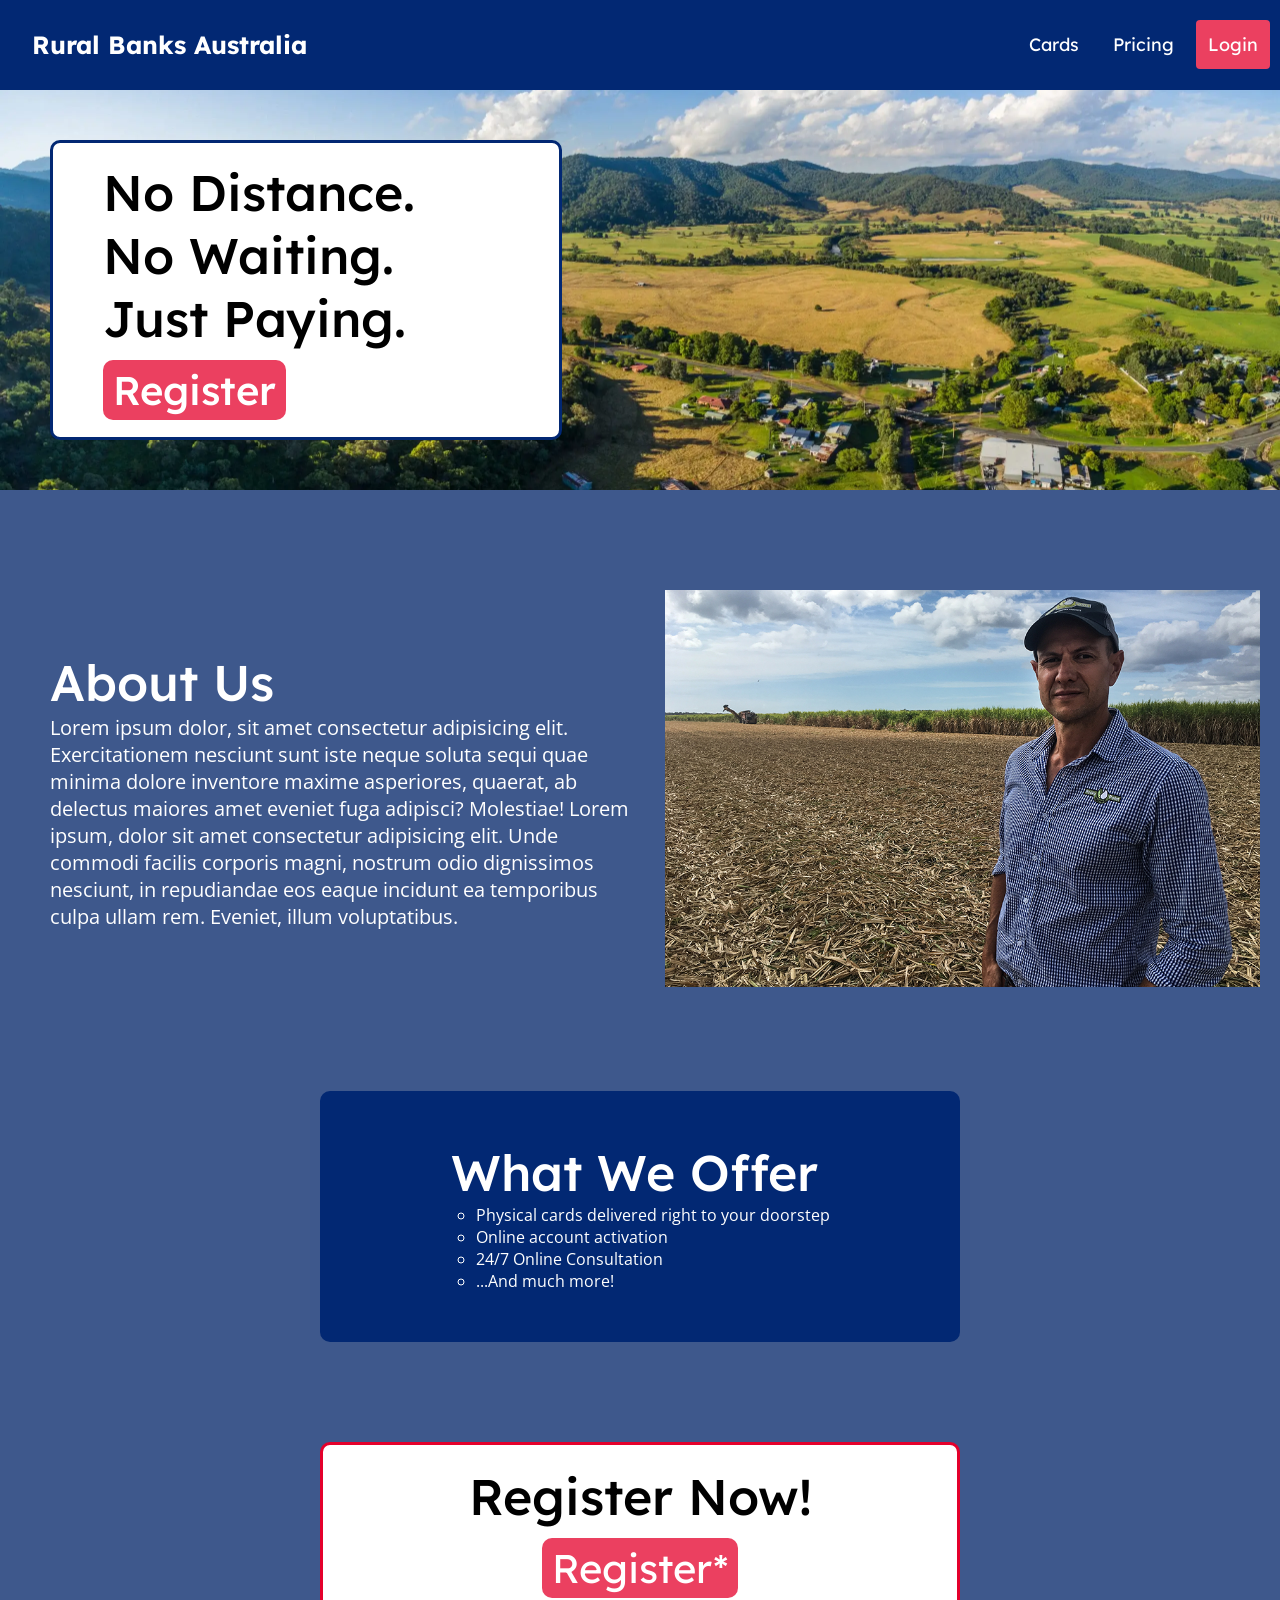
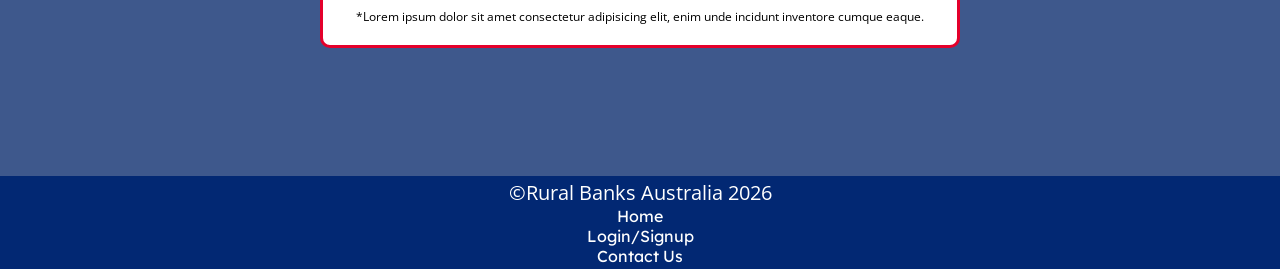
<file: index.html>
<!--HOME PAGE-->

<!--This defines information about the page-->
<!DOCTYPE html>
<html lang="en">
<head>
    <meta charset="UTF-8">
    <meta name="viewport" content="width=device-width, initial-scale=1.0">
    <title>Rural Bank Australia - Home Page</title>
    <!--Imports the Lexend font from Google Fonts-->
    <link rel="preconnect" href="https://fonts.googleapis.com">
    <link rel="preconnect" href="https://fonts.gstatic.com" crossorigin>
    <link href="https://fonts.googleapis.com/css2?family=Lexend:wght@100..900&display=swap" rel="stylesheet">

    <!--Imports the Open Sans font from Google Fonts-->
    <link rel="preconnect" href="https://fonts.googleapis.com">
    <link rel="preconnect" href="https://fonts.gstatic.com" crossorigin>
    <link href="https://fonts.googleapis.com/css2?family=Lexend:wght@100..900&family=Open+Sans:ital,wght@0,300..800;1,300..800&display=swap" rel="stylesheet">

    <!--Links the reset, main, and page-specific CSS style sheets-->
    <link rel="stylesheet" href="CSS/reset.css">
    <link rel="stylesheet" href="CSS/main.css">
    <link rel="stylesheet" href="CSS/index.css">
</head>

<!--This defines the content of the page-->
<body>
    <!--This is the header of the page-->
    <header class="header">
    <a href="index.html" class="logo">Rural Banks Australia</a>
        <div class="display-right">
            <a href="wip.html">Cards</a>
            <a href="wip.html">Pricing</a>
            <a class="active" href="wip.html">Login</a>
        </div>
    </header>

    <div class="content">
        <!--This is the hero banner of the page-->
        <main>
            <div class="hero">
                <div class="hero-info">
                    <h1 class="hero-text">No Distance. <br> No Waiting. <br> Just Paying. <br> <a href="wip.html">Register</a></h1>
                </div>
            </div>
        </main>

        <!--This is the About Us section of the page-->
        <section class="about-section">
            <div class="about-text">
                <h2>About Us</h2>
                <p>Lorem ipsum dolor, sit amet consectetur 
                    adipisicing elit. Exercitationem nesciunt 
                    sunt iste neque soluta sequi quae minima 
                    dolore inventore maxime asperiores, quaerat, 
                    ab delectus maiores amet eveniet fuga adipisci? 
                    Molestiae! Lorem ipsum, dolor sit amet consectetur 
                    adipisicing elit. Unde commodi facilis corporis 
                    magni, nostrum odio dignissimos nesciunt, in 
                    repudiandae eos eaque incidunt ea temporibus culpa 
                    ullam rem. Eveniet, illum voluptatibus.</p>
            </div>
            <div class="about-image">
                <img src="images/about-image.jpg" alt="The founder of Rural Banks Australia.">
            </div>
        </section>

        <!--This is the What We Offer section of the page-->
        <section class="offer-section">
            <div class="offer-text">
                <h2>What We Offer</h2>
                <ul class="offer-list">
                    <li>Physical cards delivered right to your doorstep</li>
                    <li>Online account activation</li>
                    <li>24/7 Online Consultation</li>
                    <li>...And much more!</li>
                </ul>
            </div>
        </section>

        <!--This is the Register section of the page-->
        <section class="register-section">
            <div class="register-text">
                <h2>Register Now!</h2>
                <a href="wip.html">Register*</a>
                <p>*Lorem ipsum dolor sit amet consectetur adipisicing elit, enim unde incidunt inventore cumque eaque.</p>
            </div>
        </section>
    </div>

    <!--This is the footer of the page-->
    <footer class="footer-link">
        <p>©Rural Banks Australia 2026</p>
        <a href="index.html">Home</a>
        <a href="wip.html">Login/Signup</a>
        <a href="contact.html">Contact Us</a>
    </footer>
</body>
</html>
</file>
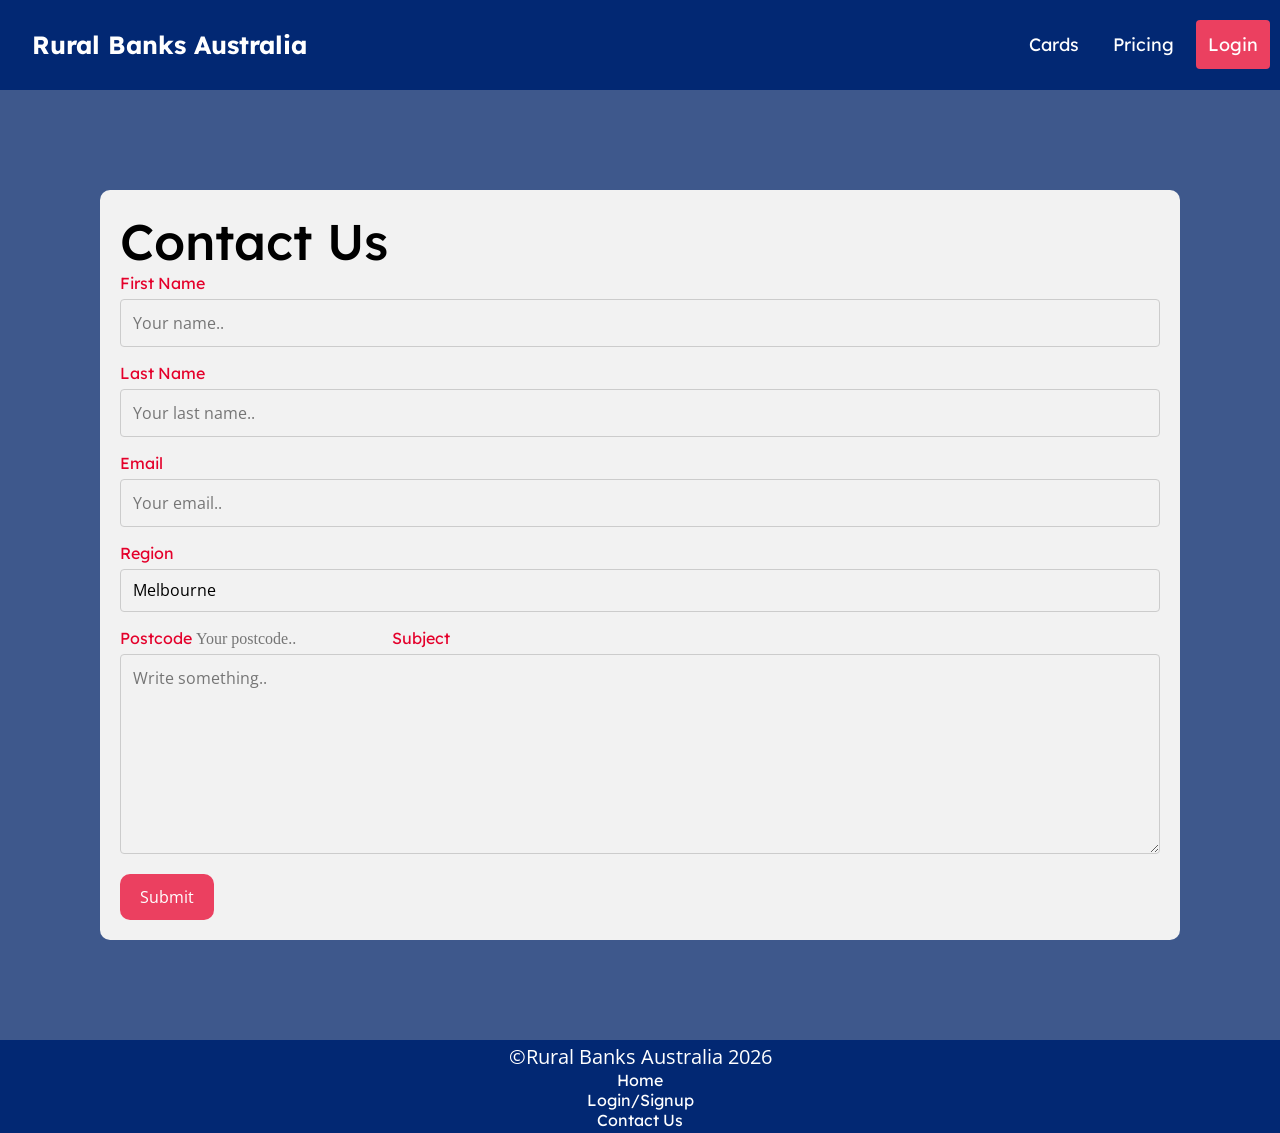
<file: contact.html>
<!--CONTACT PAGE-->

<!--This defines information about the page-->
<!DOCTYPE html>
<html lang="en">
<head>
    <meta charset="UTF-8">
    <meta name="viewport" content="width=device-width, initial-scale=1.0">
    <title>Rural Bank Australia - Home Page</title>
    <!--Imports the Lexend font from Google Fonts-->
    <link rel="preconnect" href="https://fonts.googleapis.com">
    <link rel="preconnect" href="https://fonts.gstatic.com" crossorigin>
    <link href="https://fonts.googleapis.com/css2?family=Lexend:wght@100..900&display=swap" rel="stylesheet">

    <!--Imports the Open Sans font from Google Fonts-->
    <link rel="preconnect" href="https://fonts.googleapis.com">
    <link rel="preconnect" href="https://fonts.gstatic.com" crossorigin>
    <link href="https://fonts.googleapis.com/css2?family=Lexend:wght@100..900&family=Open+Sans:ital,wght@0,300..800;1,300..800&display=swap" rel="stylesheet">

    <!--Links the reset, main, and page-specific CSS style sheets-->
    <link rel="stylesheet" href="CSS/reset.css">
    <link rel="stylesheet" href="CSS/main.css">
    <link rel="stylesheet" href="CSS/contact.css">
</head>

<!--This defines the content of the page-->
<body>
    <!--This is the header of the page-->
    <header class="header">
    <a href="index.html" class="logo">Rural Banks Australia</a>
        <div class="display-right">
            <a href="wip.html">Cards</a>
            <a href="wip.html">Pricing</a>
            <a class="active" href="wip.html">Login</a>
        </div>
    </header>

    <div class="content">
        <!--This is the Contact Form section of the page-->
        <div class="contact-section">
            <h1>Contact Us</h1>
            <!--Form currently has no functionality, action parameter will be filled out once
            servers are set up-->
            <form>
                <label for="fname">First Name</label>
                <input type="text" id="fname" name="firstname" pattern="[A-Za-z\s]*" placeholder="Your name.." required>

                <label for="lname">Last Name</label>
                <input type="text" id="lname" name="lastname" pattern="[A-Za-z\s]*" placeholder="Your last name.." required>

                <label for="email">Email</label>
                <input type="email" id="email" name="email" placeholder="Your email.." required>

                <label for="region">Region</label>
                <select id="region" name="region" required>
                    <option value="melbourne">Melbourne</option>
                    <option value="loddon-malle">Loddon Malle</option>
                    <option value="hume">Hume</option>
                    <option value="gippsland">Gippsland</option>
                    <option value="barwon-sw">Barwon South West</option>
                </select>

                <label for="postcode">Postcode</label>
                <input type="number" id="postcode" name="postcode" placeholder="Your postcode.." required>

                <label for="subject">Subject</label>
                <textarea id="subject" name="subject" placeholder="Write something.." style="height:200px" required></textarea>
                <input type="submit" value="Submit">
            </form>
        </div>
    </div>

    <!--This is the footer of the page-->
    <footer class="footer-link">
        <p>©Rural Banks Australia 2026</p>
        <a href="index.html">Home</a>
        <a href="wip.html">Login/Signup</a>
        <a href="contact.html">Contact Us</a>
    </footer>
</body>
</html>
</file>
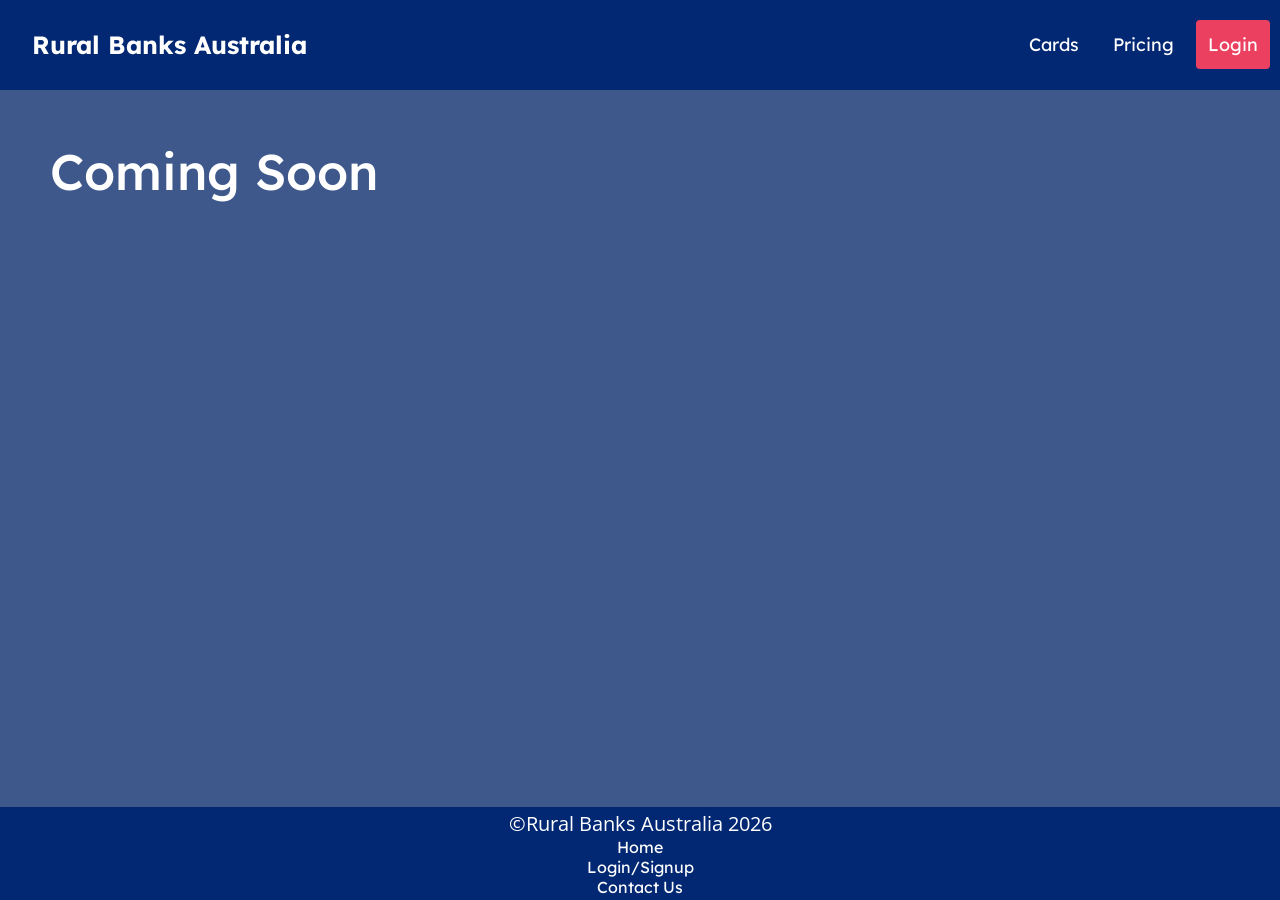
<file: wip.html>
<!--WORK IN PROGRESS PAGE-->

<!DOCTYPE html>
<html lang="en">
<head>
    <meta charset="UTF-8">
    <meta name="viewport" content="width=device-width, initial-scale=1.0">
    <title>Rural Bank Australia - Home Page</title>
    <!--Imports the Lexend font from Google Fonts-->
    <link rel="preconnect" href="https://fonts.googleapis.com">
    <link rel="preconnect" href="https://fonts.gstatic.com" crossorigin>
    <link href="https://fonts.googleapis.com/css2?family=Lexend:wght@100..900&display=swap" rel="stylesheet">

    <!--Imports the Open Sans font from Google Fonts-->
    <link rel="preconnect" href="https://fonts.googleapis.com">
    <link rel="preconnect" href="https://fonts.gstatic.com" crossorigin>
    <link href="https://fonts.googleapis.com/css2?family=Lexend:wght@100..900&family=Open+Sans:ital,wght@0,300..800;1,300..800&display=swap" rel="stylesheet">

    <!--Links the reset, main, and page-specific CSS style sheets-->
    <link rel="stylesheet" href="CSS/reset.css">
    <link rel="stylesheet" href="CSS/main.css">
    <link rel="stylesheet" href="CSS/wip.css">
</head>

<body>
    <!--This is the header of the page-->
    <header class="header">
    <a href="index.html" class="logo">Rural Banks Australia</a>
        <div class="display-right">
            <a href="wip.html">Cards</a>
            <a href="wip.html">Pricing</a>
            <a class="active" href="wip.html">Login</a>
        </div>
    </header>

    <div class="content">
        <!--This will be expanded upon in future development-->
        <h1>Coming Soon</h1>
    </div>

    <!--This is the footer of the page-->
    <footer class="footer-link">
        <p>©Rural Banks Australia 2026</p>
        <a href="index.html">Home</a>
        <a href="wip.html">Login/Signup</a>
        <a href="contact.html">Contact Us</a>
    </footer>
</body>
</html>
</file>
<file: CSS/main.css>
:root {
  --site-color-01: #022873;
  --site-color-02: #e4002b;
  --site-color-03: #eb4060;
  --site-color-04: #3e588c;
}

body {
  background-color: var(--site-color-04);
  height: 100vh;
  display: flex;
  flex-direction: column;
}

/* Style the header with a grey background and some padding */
.header {
  overflow: hidden;
  background-color: var(--site-color-01);
  padding: 20px 10px;
  min-height: 90px;
}

/* Style the header links */
.header a {
  float: left;
  color: white;
  text-align: center;
  padding: 12px;
  margin-left: 10px;
  text-decoration: none;
  font-size: 18px;
  line-height: 25px;
  border-radius: 4px;
}

/* Style the logo link (notice that we set the same value of line-height and font-size to prevent the header to increase when the font gets bigger */
.header a.logo {
  font-size: 25px;
  font-weight: bold;
}

/* Change the background color on mouse-over */
.header a:hover {
  background-color: var(--site-color-03);
  color: white;
  cursor: pointer;
}

/* Style the active/current link*/
.header a.active {
  background-color: var(--site-color-03);
  color: white;
}

/* Change the background color of the active link on mouse-over */
.header a.active:hover {
    background-color: var(--site-color-02);
    cursor: pointer;
}

/* Float the link section to the right */
.display-right {
  float: right;
}

/* Add media queries for responsiveness - when the screen is 500px wide or less, stack the links on top of each other */
@media screen and (max-width: 500px) {
  .header a {
    float: none;
    display: block;
    text-align: left;
  }
  .header-right {
    float: none;
  }
}

.content {
  flex: 1 0 auto;
}

h1 {
  font-family: "Lexend", sans-serif;
  font-weight: 500;
  font-size: 50px;
}

h2 {
  font-family: "Lexend", sans-serif;
  font-weight: 500;
  font-size: 50px;
}

p {
  font-family: "Open Sans", sans-serif;
  font-size: 20px;
}

a {
  font-family: "Lexend", sans-serif;
}

a:hover {
  cursor: pointer;
}

ul {
  font-family: "Open Sans", sans-serif;
}


/* Footer Style*/
footer {
  display: flex;
  flex-direction: column;
  flex-shrink: 0;
  text-align: center;
  padding: 3px;
  background-color: var(--site-color-01);
  color: white;
}

.footer-link a:hover {
    text-decoration: underline;
    cursor: pointer;
}
</file>
<file: CSS/index.css>
/*Hero Banner Styling*/
.hero {
    width: 100%;
    height: 100%;
    padding-top: 50px;
    padding-bottom: 50px;
    background-image: url(../images/hero-image.webp);
    background-size: cover;
    background-repeat: no-repeat;
    background-position: center;
}

.hero-info {
    width: 40%;
    height: 300px;
    margin-left: 50px;
    background-color: white;
    display: flex;
    justify-items: center;
    align-items: center;
    border: 3px solid var(--site-color-01);
    border-radius: 10px;
}

.hero-text {
    margin-left: 50px;
    font-size: 50px;
    display: flex;
    flex-direction: column;
    align-items: flex-start;
    gap: 10px;
}

.hero-text a {
    background-color: var(--site-color-03);
    color: white;
    padding: 5px 10px;
    font-size: 40px;
    border-radius: 10px;
}

.hero-text a:hover {
    background-color: var(--site-color-02);
}

/*About Us Styling*/
.about-section {
    display: flex;
    align-items: center;
    gap: 20px;
    margin-top: 100px;
    margin-bottom: 100px;
}

.about-image {
    flex-grow: 1;
    width: 100%;
    margin-right: 20px;
}

.about-text {
    flex-grow: 1;
    width: 100%;
    margin-left: 50px;
    color: white;
}

.offer-section {
    width: 50%;
    display: flex;
    align-items: center;
    justify-content: center;
    padding-top: 50px;
    padding-bottom: 50px;
    margin: 0 auto;
    margin-bottom: 100px;
    background-color: var(--site-color-01);
    border-radius: 10px;
}

.offer-text {
    color: white;
}

.offer-list {
    list-style: circle;
    margin-left: 25px;
}

.register-section {
    width: 50%;
    padding: 20px;
    margin-left: 25%;
    margin-bottom: 10%;
    background-color: white;
    border: 3px solid var(--site-color-02);
    border-radius: 10px;
    display: flex;
    flex-direction: column;
    align-items: center;
    justify-items: center;
    gap: 10px;
}

.register-text {
    text-align: center;
}

.register-text h2 {
    margin-bottom: 15px;
}

.register-text a {
    background-color: var(--site-color-03);
    font-size: 40px;
    color: white;
    padding: 5px 10px;
    border-radius: 10px;
}

.register-text a:hover {
    background-color: var(--site-color-02);
}

.register-text p {
    font-size: 12px;
    margin-top: 15px;
}
</file>
<file: CSS/contact.css>
h2 {
    color: var(--site-color-01);
}

label {
    font-family: "Lexend", sans-serif;
    color: var(--site-color-02);
}

/* Style inputs with type="text", select elements and textareas */
input[type=text], select, textarea {
  width: 100%; /* Full width */
  padding: 12px; /* Some padding */ 
  border: 1px solid #ccc; /* Gray border */
  border-radius: 4px; /* Rounded borders */
  box-sizing: border-box; /* Make sure that padding and width stays in place */
  margin-top: 6px; /* Add a top margin */
  margin-bottom: 16px; /* Bottom margin */
  resize: vertical; /* Allow the user to vertically resize the textarea (not horizontally) */
  font-family: "Open Sans", sans-serif;
}

input[type=email], select, textarea {
  width: 100%; /* Full width */
  padding: 12px; /* Some padding */ 
  border: 1px solid #ccc; /* Gray border */
  border-radius: 4px; /* Rounded borders */
  box-sizing: border-box; /* Make sure that padding and width stays in place */
  margin-top: 6px; /* Add a top margin */
  margin-bottom: 16px; /* Bottom margin */
  resize: vertical; /* Allow the user to vertically resize the textarea (not horizontally) */
  font-family: "Open Sans", sans-serif;
}

/* Style the submit button with a specific background color etc */
input[type=submit] {
  background-color: var(--site-color-03);
  color: white;
  padding: 12px 20px;
  border: none;
  border-radius: 10px;
  cursor: pointer;
  font-family: "Open Sans", sans-serif;
}

/* When moving the mouse over the submit button, add a darker green color */
input[type=submit]:hover {
  background-color: var(--site-color-02);
}

/* Add a background color and some padding around the form */
.contact-section {
  border-radius: 10px;
  background-color: #f2f2f2;
  padding: 20px;
  margin: 100px;
}
</file>
<file: CSS/wip.css>
h1 {
    color: white;
    margin: 50px;
}
</file>
